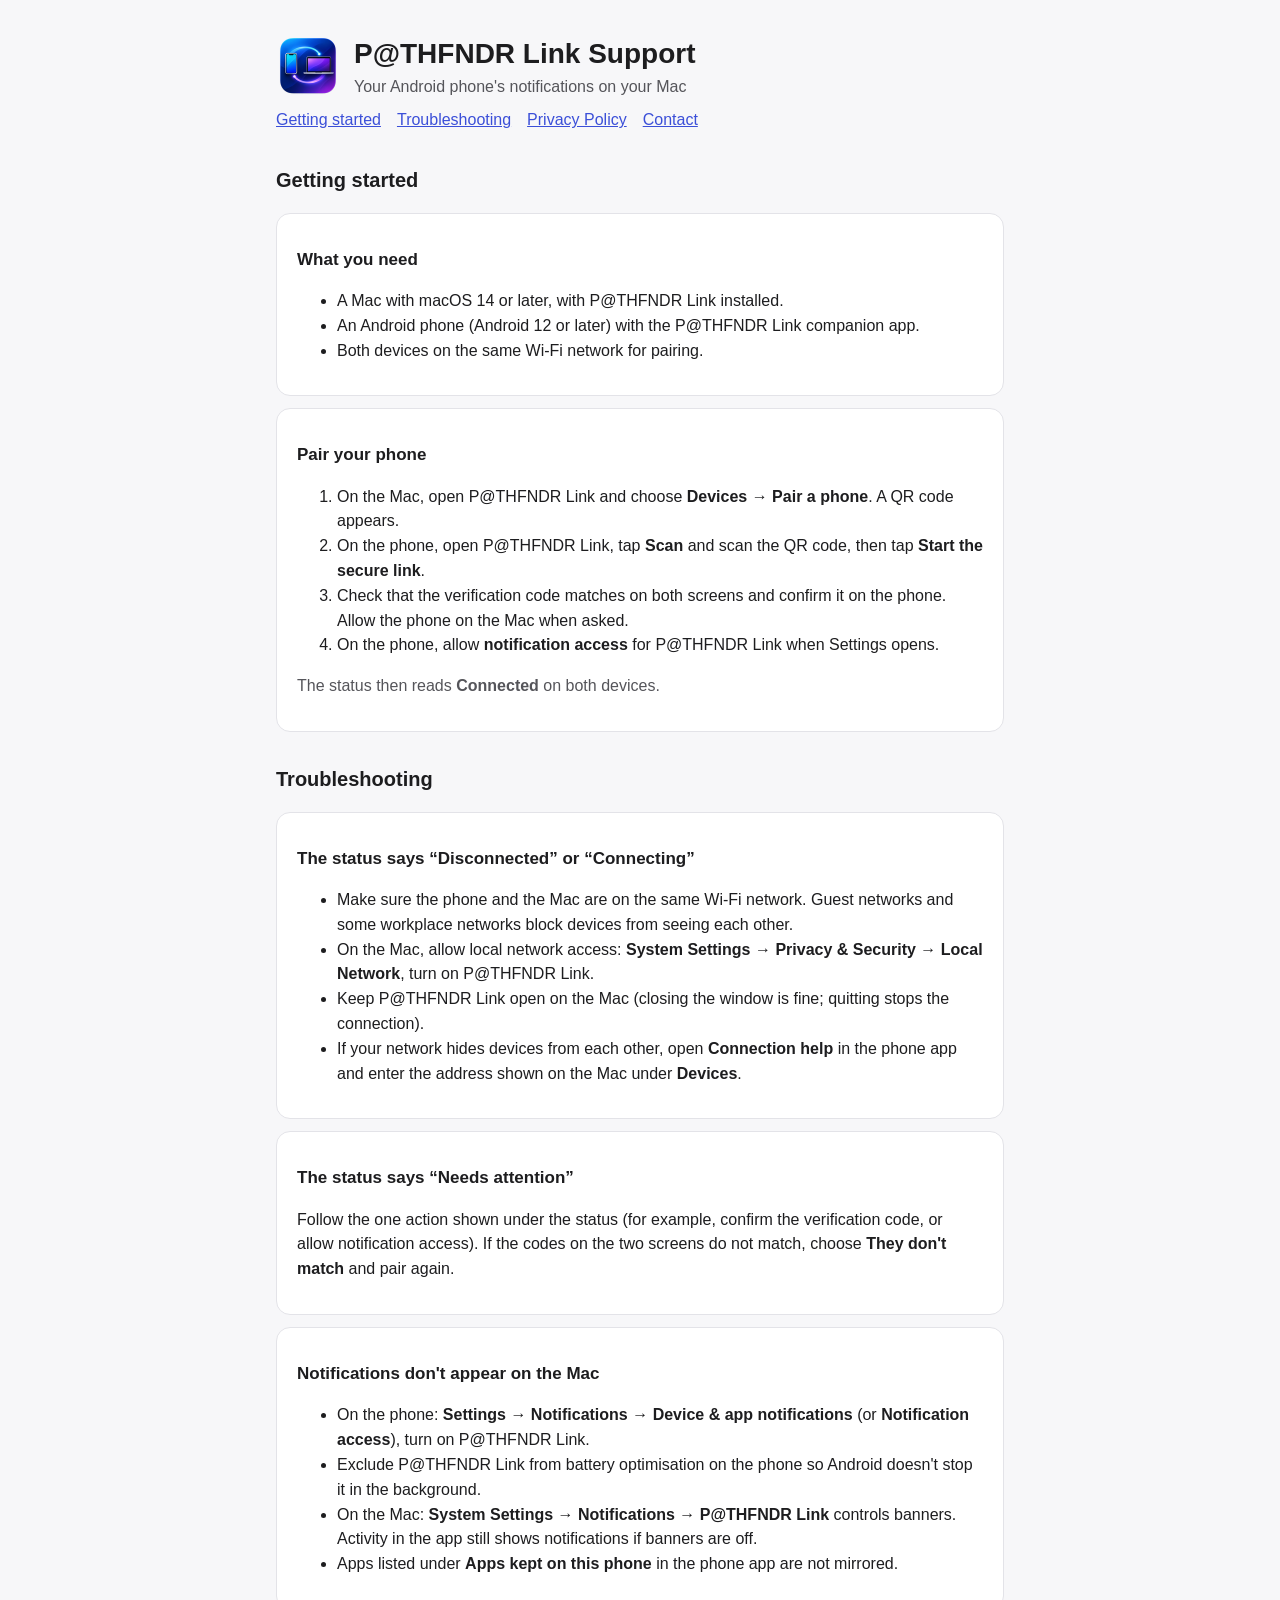
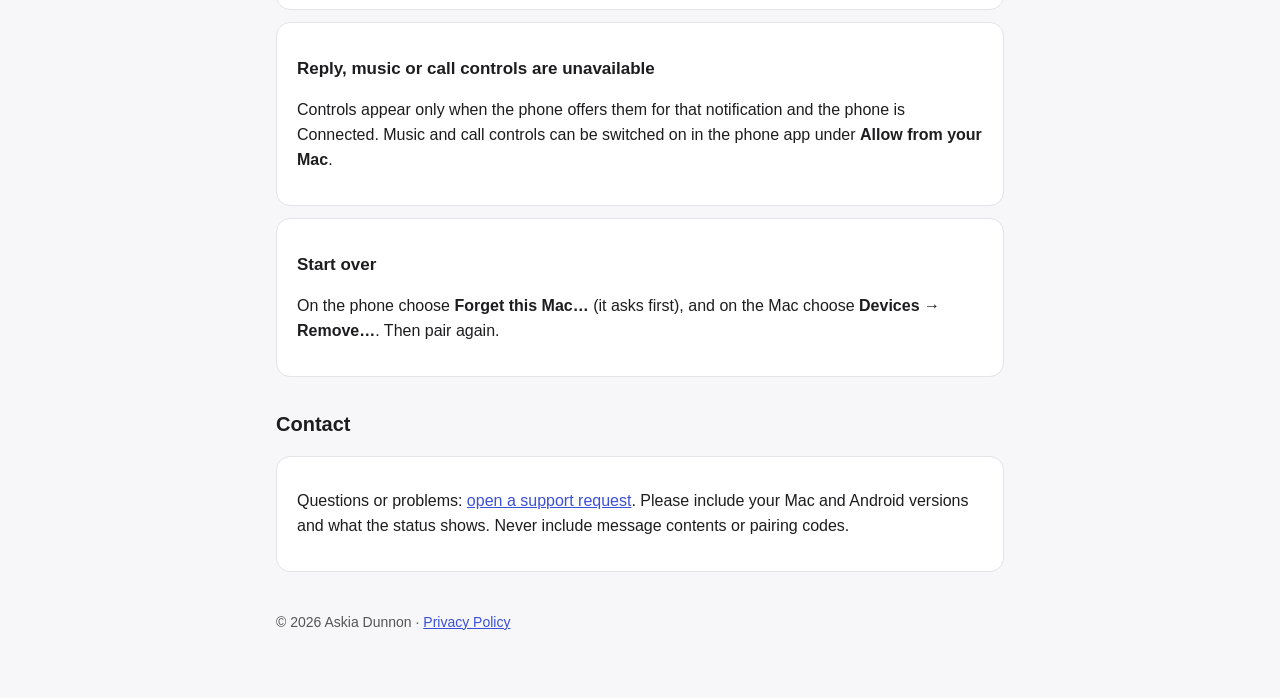
<file: index.html>
<!doctype html><html lang="en"><head><meta charset="utf-8"><meta name="viewport" content="width=device-width,initial-scale=1">
<title>P@THFNDR Link Support</title><link rel="stylesheet" href="style.css"></head><body><main>
<header><img src="icon.png" alt=""><div><h1>P@THFNDR Link Support</h1><div class="muted">Your Android phone's notifications on your Mac</div></div></header>
<nav><a href="#start">Getting started</a><a href="#trouble">Troubleshooting</a><a href="privacy.html">Privacy Policy</a><a href="#contact">Contact</a></nav>

<h2 id="start">Getting started</h2>
<div class="card"><h3>What you need</h3><ul>
<li>A Mac with macOS 14 or later, with P@THFNDR Link installed.</li>
<li>An Android phone (Android 12 or later) with the P@THFNDR Link companion app.</li>
<li>Both devices on the same Wi-Fi network for pairing.</li></ul></div>
<div class="card"><h3>Pair your phone</h3><ol>
<li>On the Mac, open P@THFNDR Link and choose <b>Devices → Pair a phone</b>. A QR code appears.</li>
<li>On the phone, open P@THFNDR Link, tap <b>Scan</b> and scan the QR code, then tap <b>Start the secure link</b>.</li>
<li>Check that the verification code matches on both screens and confirm it on the phone. Allow the phone on the Mac when asked.</li>
<li>On the phone, allow <b>notification access</b> for P@THFNDR Link when Settings opens.</li></ol>
<p class="muted">The status then reads <b>Connected</b> on both devices.</p></div>

<h2 id="trouble">Troubleshooting</h2>
<div class="card"><h3>The status says “Disconnected” or “Connecting”</h3><ul>
<li>Make sure the phone and the Mac are on the same Wi-Fi network. Guest networks and some workplace networks block devices from seeing each other.</li>
<li>On the Mac, allow local network access: <b>System Settings → Privacy &amp; Security → Local Network</b>, turn on P@THFNDR Link.</li>
<li>Keep P@THFNDR Link open on the Mac (closing the window is fine; quitting stops the connection).</li>
<li>If your network hides devices from each other, open <b>Connection help</b> in the phone app and enter the address shown on the Mac under <b>Devices</b>.</li></ul></div>
<div class="card"><h3>The status says “Needs attention”</h3><p>Follow the one action shown under the status (for example, confirm the verification code, or allow notification access). If the codes on the two screens do not match, choose <b>They don't match</b> and pair again.</p></div>
<div class="card"><h3>Notifications don't appear on the Mac</h3><ul>
<li>On the phone: <b>Settings → Notifications → Device &amp; app notifications</b> (or <b>Notification access</b>), turn on P@THFNDR Link.</li>
<li>Exclude P@THFNDR Link from battery optimisation on the phone so Android doesn't stop it in the background.</li>
<li>On the Mac: <b>System Settings → Notifications → P@THFNDR Link</b> controls banners. Activity in the app still shows notifications if banners are off.</li>
<li>Apps listed under <b>Apps kept on this phone</b> in the phone app are not mirrored.</li></ul></div>
<div class="card"><h3>Reply, music or call controls are unavailable</h3><p>Controls appear only when the phone offers them for that notification and the phone is Connected. Music and call controls can be switched on in the phone app under <b>Allow from your Mac</b>.</p></div>
<div class="card"><h3>Start over</h3><p>On the phone choose <b>Forget this Mac…</b> (it asks first), and on the Mac choose <b>Devices → Remove…</b>. Then pair again.</p></div>

<h2 id="contact">Contact</h2>
<div class="card"><p>Questions or problems: <a href="https://github.com/ski3md/pthfndr-link/issues">open a support request</a>. Please include your Mac and Android versions and what the status shows. Never include message contents or pairing codes.</p></div>
<footer>© 2026 Askia Dunnon · <a href="privacy.html">Privacy Policy</a></footer>
</main></body></html>
</file>
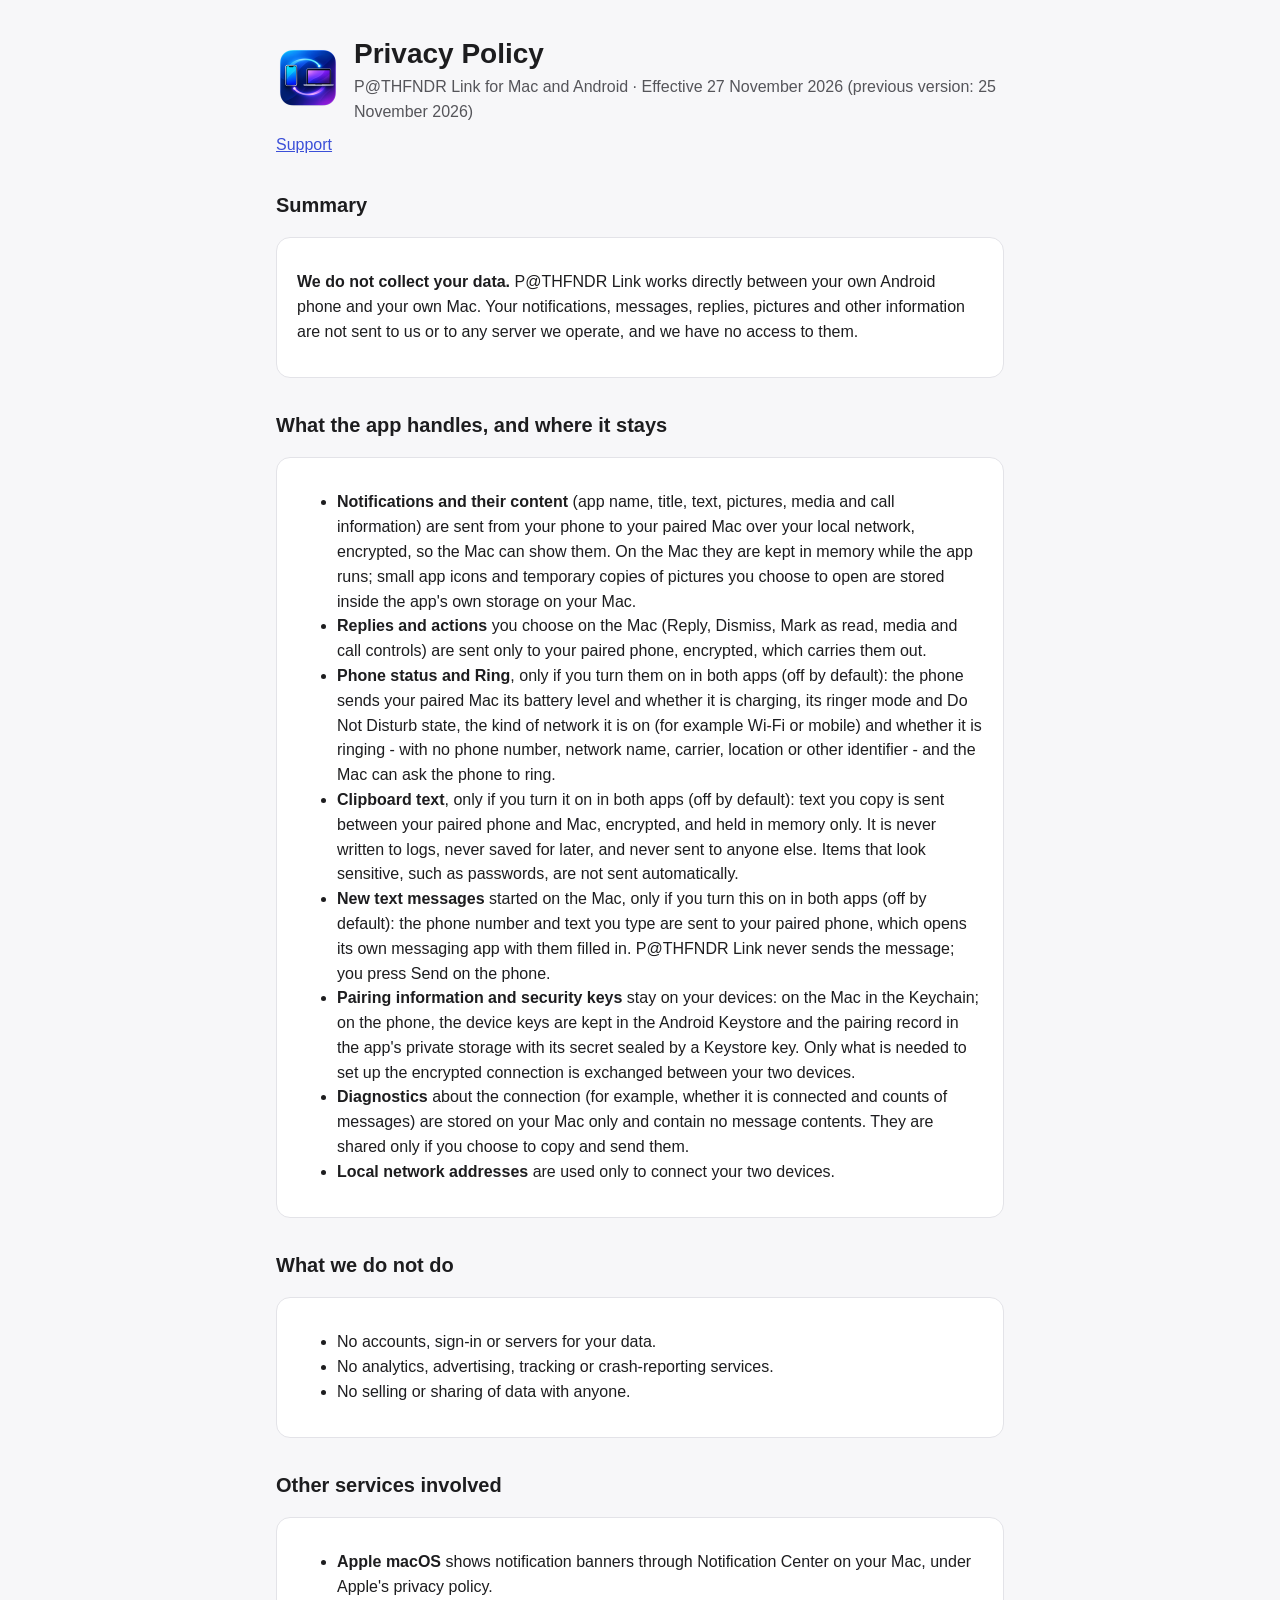
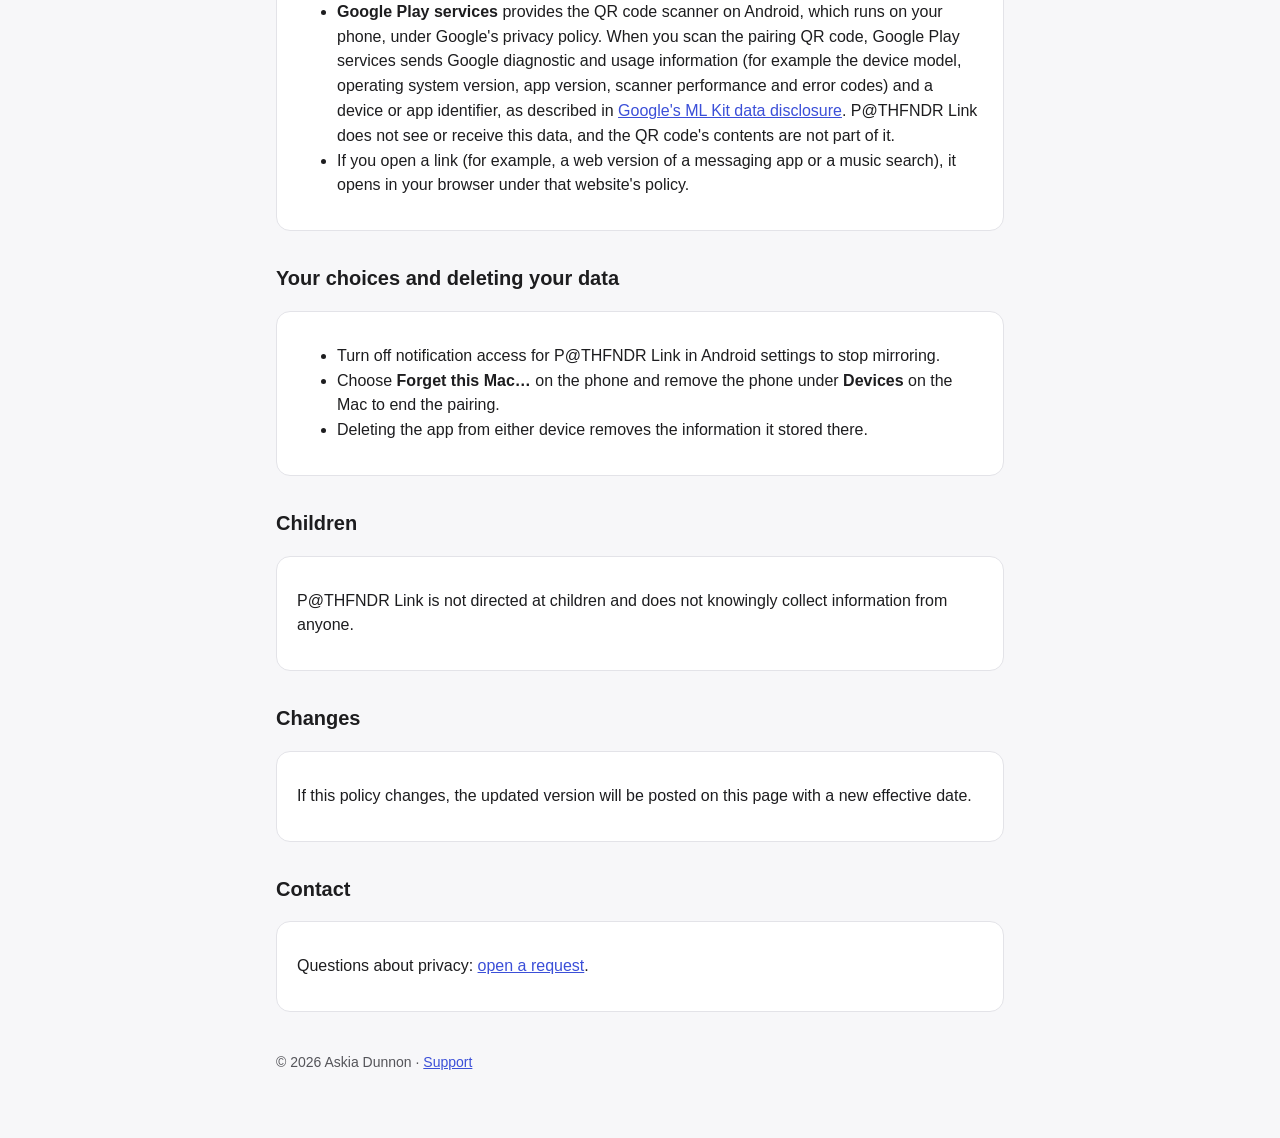
<file: privacy.html>
<!doctype html><html lang="en"><head><meta charset="utf-8"><meta name="viewport" content="width=device-width,initial-scale=1">
<title>P@THFNDR Link Privacy Policy</title><link rel="stylesheet" href="style.css"></head><body><main>
<header><img src="icon.png" alt=""><div><h1>Privacy Policy</h1><div class="muted">P@THFNDR Link for Mac and Android · Effective 27 November 2026 (previous version: 25 November 2026)</div></div></header>
<nav><a href="index.html">Support</a></nav>

<h2>Summary</h2>
<div class="card"><p><b>We do not collect your data.</b> P@THFNDR Link works directly between your own Android phone and your own Mac. Your notifications, messages, replies, pictures and other information are not sent to us or to any server we operate, and we have no access to them.</p></div>

<h2>What the app handles, and where it stays</h2>
<div class="card"><ul>
<li><b>Notifications and their content</b> (app name, title, text, pictures, media and call information) are sent from your phone to your paired Mac over your local network, encrypted, so the Mac can show them. On the Mac they are kept in memory while the app runs; small app icons and temporary copies of pictures you choose to open are stored inside the app's own storage on your Mac.</li>
<li><b>Replies and actions</b> you choose on the Mac (Reply, Dismiss, Mark as read, media and call controls) are sent only to your paired phone, encrypted, which carries them out.</li>
<li><b>Phone status and Ring</b>, only if you turn them on in both apps (off by default): the phone sends your paired Mac its battery level and whether it is charging, its ringer mode and Do Not Disturb state, the kind of network it is on (for example Wi-Fi or mobile) and whether it is ringing - with no phone number, network name, carrier, location or other identifier - and the Mac can ask the phone to ring.</li>
<li><b>Clipboard text</b>, only if you turn it on in both apps (off by default): text you copy is sent between your paired phone and Mac, encrypted, and held in memory only. It is never written to logs, never saved for later, and never sent to anyone else. Items that look sensitive, such as passwords, are not sent automatically.</li>
<li><b>New text messages</b> started on the Mac, only if you turn this on in both apps (off by default): the phone number and text you type are sent to your paired phone, which opens its own messaging app with them filled in. P@THFNDR Link never sends the message; you press Send on the phone.</li>
<li><b>Pairing information and security keys</b> stay on your devices: on the Mac in the Keychain; on the phone, the device keys are kept in the Android Keystore and the pairing record in the app's private storage with its secret sealed by a Keystore key. Only what is needed to set up the encrypted connection is exchanged between your two devices.</li>
<li><b>Diagnostics</b> about the connection (for example, whether it is connected and counts of messages) are stored on your Mac only and contain no message contents. They are shared only if you choose to copy and send them.</li>
<li><b>Local network addresses</b> are used only to connect your two devices.</li></ul></div>

<h2>What we do not do</h2>
<div class="card"><ul>
<li>No accounts, sign-in or servers for your data.</li>
<li>No analytics, advertising, tracking or crash-reporting services.</li>
<li>No selling or sharing of data with anyone.</li></ul></div>

<h2>Other services involved</h2>
<div class="card"><ul>
<li><b>Apple macOS</b> shows notification banners through Notification Center on your Mac, under Apple's privacy policy.</li>
<li><b>Google Play services</b> provides the QR code scanner on Android, which runs on your phone, under Google's privacy policy. When you scan the pairing QR code, Google Play services sends Google diagnostic and usage information (for example the device model, operating system version, app version, scanner performance and error codes) and a device or app identifier, as described in <a href="https://developers.google.com/ml-kit/android-data-disclosure">Google's ML Kit data disclosure</a>. P@THFNDR Link does not see or receive this data, and the QR code's contents are not part of it.</li>
<li>If you open a link (for example, a web version of a messaging app or a music search), it opens in your browser under that website's policy.</li></ul></div>

<h2>Your choices and deleting your data</h2>
<div class="card"><ul>
<li>Turn off notification access for P@THFNDR Link in Android settings to stop mirroring.</li>
<li>Choose <b>Forget this Mac…</b> on the phone and remove the phone under <b>Devices</b> on the Mac to end the pairing.</li>
<li>Deleting the app from either device removes the information it stored there.</li></ul></div>

<h2>Children</h2>
<div class="card"><p>P@THFNDR Link is not directed at children and does not knowingly collect information from anyone.</p></div>

<h2>Changes</h2>
<div class="card"><p>If this policy changes, the updated version will be posted on this page with a new effective date.</p></div>

<h2>Contact</h2>
<div class="card"><p>Questions about privacy: <a href="https://github.com/ski3md/pthfndr-link/issues">open a request</a>.</p></div>
<footer>© 2026 Askia Dunnon · <a href="index.html">Support</a></footer>
</main></body></html>
</file>
<file: style.css>
:root{--fg:#1d1d1f;--muted:#55555a;--bg:#f7f7f9;--card:#fff;--accent:#3b4fd8;--line:#e3e3e8}
@media (prefers-color-scheme:dark){:root{--fg:#f2f2f5;--muted:#a8a8b0;--bg:#16161a;--card:#202027;--accent:#8c9bff;--line:#33333c}}
*{box-sizing:border-box}body{margin:0;font:16px/1.55 -apple-system,BlinkMacSystemFont,"Segoe UI",Roboto,sans-serif;color:var(--fg);background:var(--bg)}
main{max-width:760px;margin:0 auto;padding:32px 16px 64px}header{display:flex;align-items:center;gap:14px;margin-bottom:8px}
header img{width:64px;height:64px}h1{font-size:28px;margin:0}h2{font-size:20px;margin-top:32px}h3{font-size:17px;margin-bottom:4px}
.card{background:var(--card);border:1px solid var(--line);border-radius:14px;padding:16px 20px;margin:12px 0}
.muted{color:var(--muted)}a{color:var(--accent)}nav a{margin-right:16px}code{font-size:14px}footer{margin-top:40px;font-size:14px;color:var(--muted)}
</file>
